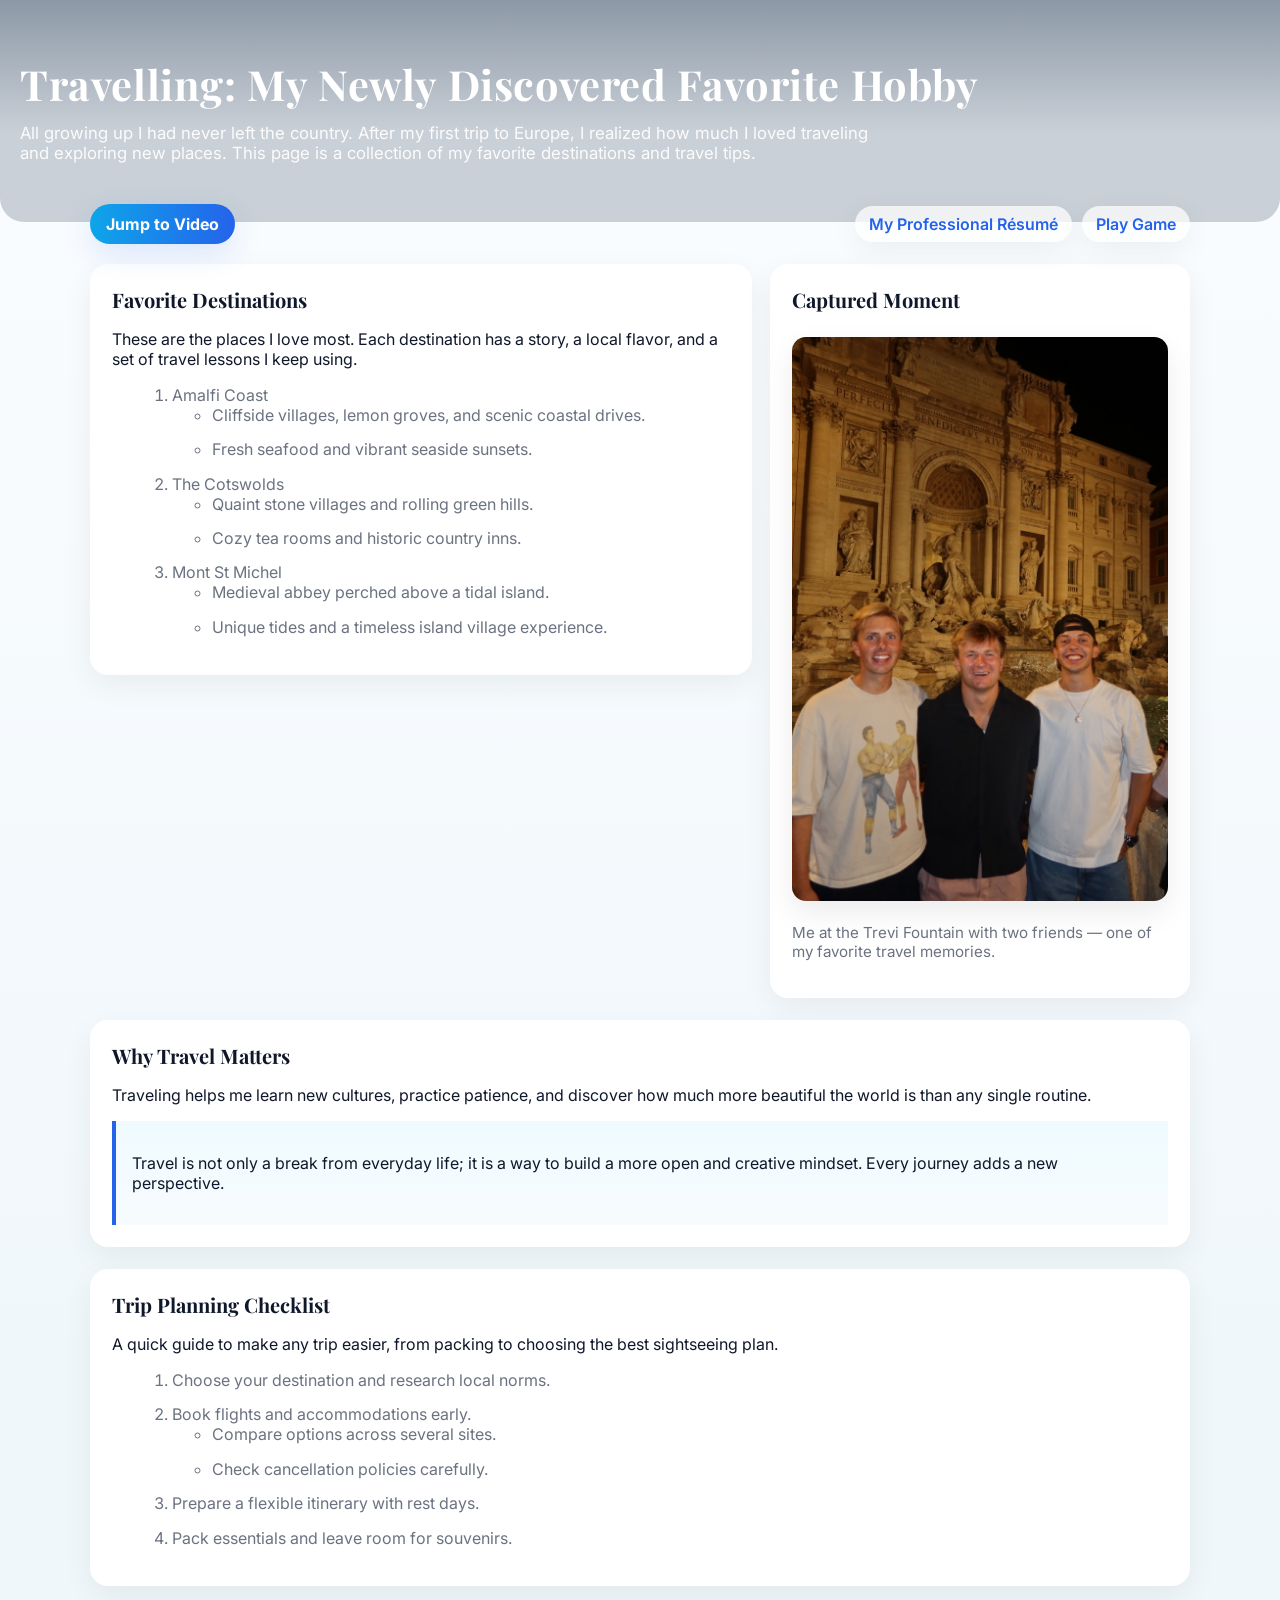
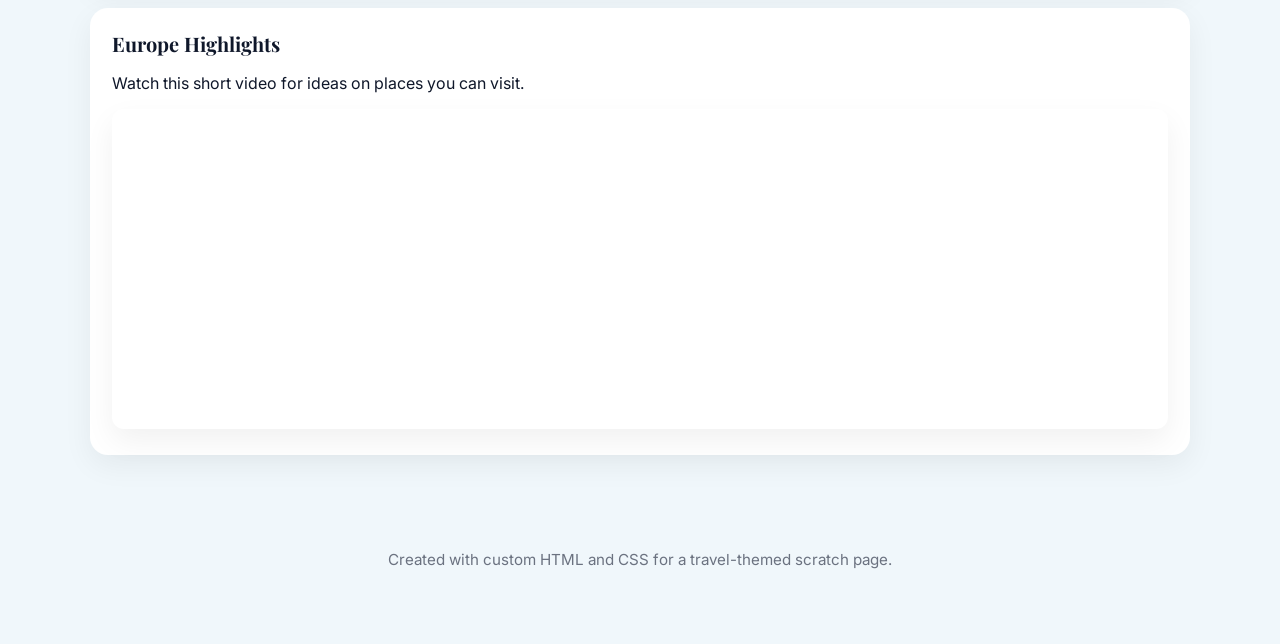
<file: index.html>
<!DOCTYPE html>
<html lang="en">
  <head>
    <meta charset="UTF-8" />
    <meta name="viewport" content="width=device-width, initial-scale=1.0" />
    <title>Travel Stories and Plans</title>
    <link rel="preconnect" href="https://fonts.googleapis.com">
    <link rel="preconnect" href="https://fonts.gstatic.com" crossorigin>
    <link href="https://fonts.googleapis.com/css2?family=Inter:wght@300;400;600;700&family=Playfair+Display:wght@600;700&display=swap" rel="stylesheet">
    <link rel="stylesheet" href="travel.css" />
  </head>
  <body>
    <header class="page-header">
      <h1>Travelling: My Newly Discovered Favorite Hobby</h1>
      <p>
        All growing up I had never left the country. After my first trip to Europe, I realized how much I loved traveling and exploring new places. This page is a collection of my favorite destinations and travel tips.
      </p>
    </header>

    <nav class="top-nav">
      <div class="nav-left">
        <a class="button-link" href="#video">Jump to Video</a>
      </div>
      <div class="nav-right">
        <a class="nav-link" href="resume.html">My Professional Résumé</a>
        <a class="nav-link" href="game.html">Play Game</a>
      </div>
    </nav>

    <main class="container">
      <div class="section-row">
        <section class="section-card" id="favorite-destinations">
          <h2>Favorite Destinations</h2>
          <p>
            These are the places I love most. Each destination has a story, a local
            flavor, and a set of travel lessons I keep using.
          </p>
          <ol class="travel-list">
            <li>
              Amalfi Coast
              <ul>
                <li>Cliffside villages, lemon groves, and scenic coastal drives.</li>
                <li>Fresh seafood and vibrant seaside sunsets.</li>
              </ul>
            </li>
            <li>
              The Cotswolds
              <ul>
                <li>Quaint stone villages and rolling green hills.</li>
                <li>Cozy tea rooms and historic country inns.</li>
              </ul>
            </li>
            <li>
              Mont St Michel
              <ul>
                <li>Medieval abbey perched above a tidal island.</li>
                <li>Unique tides and a timeless island village experience.</li>
              </ul>
            </li>
          </ol>
        </section>
          <aside class="section-card">
            <h2>Captured Moment</h2>
            <img
              class="travel-image"
              src="Trevi.JPG"
              alt="Me at the Trevi Fountain with two friends"
            />
            <p style="color:var(--muted); font-size:0.95rem; margin-top:8px;">Me at the Trevi Fountain with two friends — one of my favorite travel memories.</p>
          </aside>
        </div>

        <section class="section-card">
        <h2>Why Travel Matters</h2>
        <p>
          Traveling helps me learn new cultures, practice patience, and discover
          how much more beautiful the world is than any single routine.
        </p>
        <div class="highlight-box">
          <p>
            Travel is not only a break from everyday life; it is a way to build a
            more open and creative mindset. Every journey adds a new perspective.
          </p>
        </div>
      </section>

      <section class="section-card">
        <h2>Trip Planning Checklist</h2>
        <p>
          A quick guide to make any trip easier, from packing to choosing the best
          sightseeing plan.
        </p>
        <div class="travel-list">
          <ol>
            <li>Choose your destination and research local norms.</li>
            <li>
              Book flights and accommodations early.
              <ul>
                <li>Compare options across several sites.</li>
                <li>Check cancellation policies carefully.</li>
              </ul>
            </li>
            <li>Prepare a flexible itinerary with rest days.</li>
            <li>Pack essentials and leave room for souvenirs.</li>
          </ol>
        </div>
      </section>

      <section class="section-card" id="video">
        <h2>Europe Highlights</h2>
        <p>
          Watch this short video for ideas on places you can visit.
        </p>
        <iframe
          class="video-frame"
          src="https://www.youtube.com/embed/O4PmcP9ecE4"
          title="Travel Inspiration Video"
          allow="accelerometer; autoplay; clipboard-write; encrypted-media; gyroscope; picture-in-picture"
          allowfullscreen
          loading="lazy"
        ></iframe>
      </section>

    </main>

    <footer>
      <p>Created with custom HTML and CSS for a travel-themed scratch page.</p>
    </footer>
  </body>
</html>
</file>
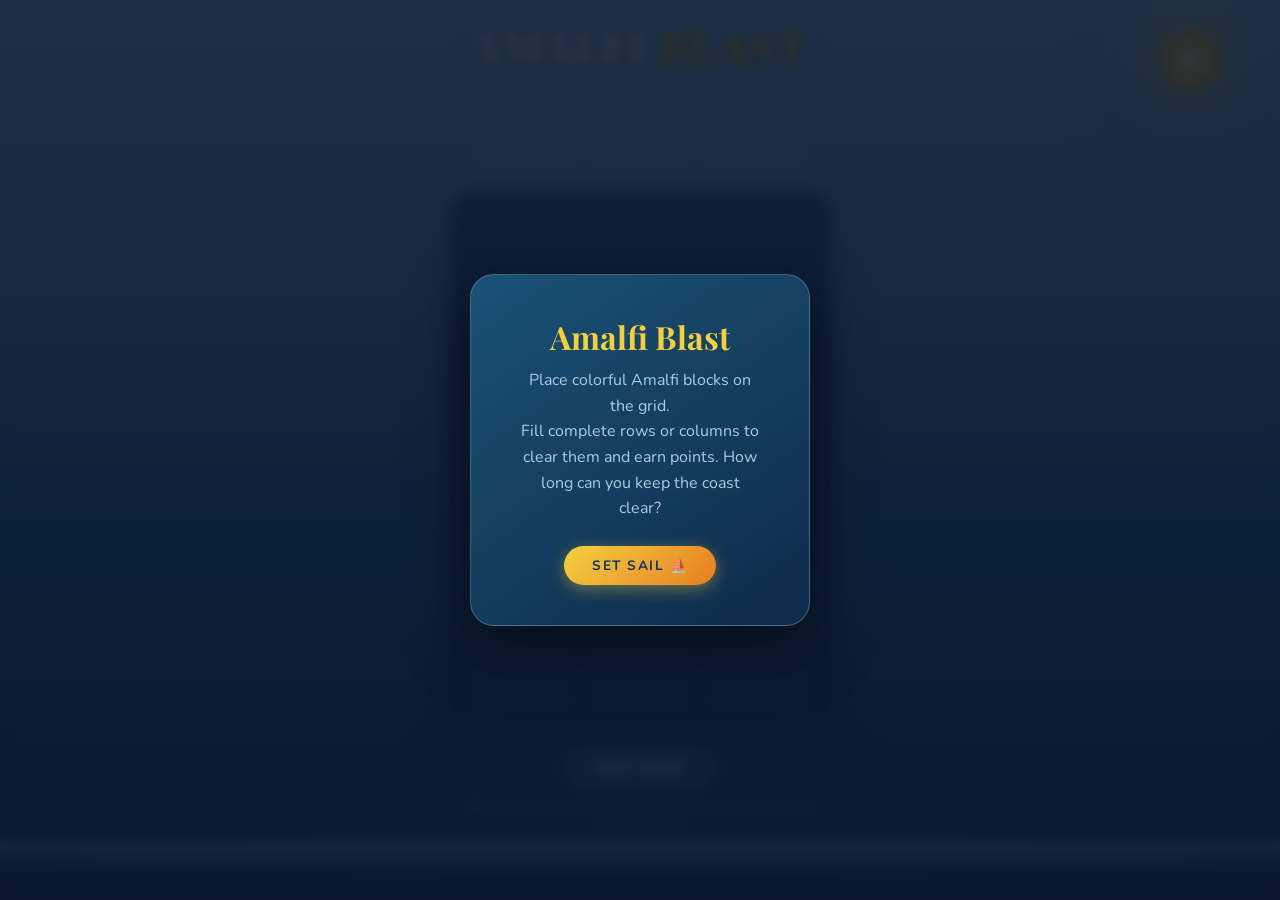
<file: game.html>
<!DOCTYPE html>
<html lang="en">
<head>
<meta charset="UTF-8">
<meta name="viewport" content="width=device-width, initial-scale=1.0">
<title>Amalfi Blast</title>
<link href="https://fonts.googleapis.com/css2?family=Playfair+Display:wght@700;900&family=Nunito:wght@400;600;700&display=swap" rel="stylesheet">
<style>
  *, *::before, *::after { box-sizing: border-box; margin: 0; padding: 0; }

  :root {
    --cerulean: #1A5276;
    --deep-sea: #0E3460;
    --lemon: #F4D03F;
    --terracotta: #C0392B;
    --seafoam: #A9CCE3;
    --coral: #E8614A;
    --sage: #52796F;
    --white: #FDFEFE;
    --sand: #F5ECD7;
    --sky: #D6EAF8;
  }

  body {
    font-family: 'Nunito', sans-serif;
    background: linear-gradient(180deg, #87CEEB 0%, #5BA3C9 35%, #1A5276 70%, #0E2A4A 100%);
    min-height: 100vh;
    display: flex;
    flex-direction: column;
    align-items: center;
    justify-content: flex-start;
    overflow-x: hidden;
    position: relative;
    padding-bottom: 20px;
  }

  /* Sky & Scene */
  .scene-bg {
    position: fixed; top: 0; left: 0; width: 100%; height: 100%;
    pointer-events: none; z-index: 0;
    background: linear-gradient(180deg, #87CEEB 0%, #5BA3C9 30%, #1A6B9A 60%, #0E3460 100%);
  }

  .sun {
    position: fixed; top: 30px; right: 60px;
    width: 60px; height: 60px;
    background: radial-gradient(circle, #FFF9C4, #F4D03F 50%, #E67E22);
    border-radius: 50%;
    box-shadow: 0 0 40px 15px rgba(244,208,63,0.5), 0 0 80px 30px rgba(244,208,63,0.2);
    pointer-events: none; z-index: 1;
  }

  /* Cliffside buildings silhouette */
  .cliffside {
    position: fixed; bottom: 0; left: 0; width: 100%; height: 120px;
    pointer-events: none; z-index: 1;
    background: linear-gradient(0deg, #2C1810 0%, #3D2B1F 60%, transparent 100%);
  }
  .cliffside::before {
    content: '';
    position: absolute; bottom: 0; left: 0; width: 100%; height: 90px;
    background:
      /* Houses silhouettes */
      linear-gradient(0deg, #C0392B 0%, #C0392B 40%, transparent 40%) 2% / 30px 45px no-repeat,
      linear-gradient(0deg, #F4D03F 0%, #F4D03F 50%, transparent 50%) 6% / 25px 55px no-repeat,
      linear-gradient(0deg, #2980B9 0%, #2980B9 45%, transparent 45%) 10% / 28px 50px no-repeat,
      linear-gradient(0deg, #E8614A 0%, #E8614A 40%, transparent 40%) 14% / 22px 42px no-repeat,
      linear-gradient(0deg, #52796F 0%, #52796F 55%, transparent 55%) 18% / 32px 60px no-repeat,
      linear-gradient(0deg, #C0392B 0%, #C0392B 48%, transparent 48%) 22% / 26px 52px no-repeat,
      linear-gradient(0deg, #F4D03F 0%, #F4D03F 35%, transparent 35%) 70% / 28px 38px no-repeat,
      linear-gradient(0deg, #2980B9 0%, #2980B9 50%, transparent 50%) 74% / 30px 55px no-repeat,
      linear-gradient(0deg, #E8614A 0%, #E8614A 42%, transparent 42%) 78% / 24px 45px no-repeat,
      linear-gradient(0deg, #52796F 0%, #52796F 58%, transparent 58%) 82% / 35px 62px no-repeat,
      linear-gradient(0deg, #C0392B 0%, #C0392B 44%, transparent 44%) 87% / 27px 48px no-repeat,
      linear-gradient(0deg, #F4D03F 0%, #F4D03F 38%, transparent 38%) 91% / 22px 40px no-repeat;
  }

  /* Water */
  .water {
    position: fixed; bottom: 0; left: 0; width: 100%; height: 60px;
    background: linear-gradient(180deg, #1A5276 0%, #0E2A4A 100%);
    pointer-events: none; z-index: 2;
    overflow: hidden;
  }
  .wave {
    position: absolute; top: -10px; left: -100%;
    width: 300%; height: 30px;
    background: radial-gradient(ellipse at center, rgba(169,204,227,0.4) 0%, transparent 70%);
    border-radius: 50%;
    animation: wave 4s linear infinite;
  }
  .wave:nth-child(2) { animation-delay: -2s; opacity: 0.6; }
  .wave:nth-child(3) { animation-delay: -1s; top: 5px; opacity: 0.4; }
  @keyframes wave { from { transform: translateX(0); } to { transform: translateX(33.33%); } }

  /* Main layout */
  .header {
    position: relative; z-index: 10;
    text-align: center;
    padding: 18px 20px 10px;
  }
  .header h1 {
    font-family: 'Playfair Display', serif;
    font-size: 2.6rem;
    font-weight: 900;
    color: var(--white);
    text-shadow: 0 2px 12px rgba(0,0,0,0.4), 0 0 30px rgba(244,208,63,0.3);
    letter-spacing: 2px;
  }
  .header h1 span { color: var(--lemon); }
  .header .subtitle {
    font-size: 0.8rem;
    color: var(--seafoam);
    letter-spacing: 3px;
    text-transform: uppercase;
    margin-top: 2px;
  }

  .score-row {
    display: flex; gap: 12px; justify-content: center;
    padding: 8px 20px;
    position: relative; z-index: 10;
  }
  .score-box {
    background: rgba(255,255,255,0.12);
    backdrop-filter: blur(8px);
    border: 1px solid rgba(255,255,255,0.2);
    border-radius: 12px;
    padding: 8px 20px;
    text-align: center;
    color: white;
    min-width: 100px;
  }
  .score-box .label { font-size: 0.65rem; letter-spacing: 2px; text-transform: uppercase; color: var(--seafoam); }
  .score-box .value { font-size: 1.4rem; font-weight: 700; color: var(--lemon); font-family: 'Playfair Display', serif; }

  /* Game area */
  .game-area {
    position: relative; z-index: 10;
    display: flex; flex-direction: column; align-items: center;
    gap: 16px;
    padding: 10px 16px;
    width: 100%; max-width: 420px;
  }

  /* Grid */
  .grid-wrapper {
    background: rgba(14,52,96,0.7);
    backdrop-filter: blur(10px);
    border: 2px solid rgba(169,204,227,0.3);
    border-radius: 16px;
    padding: 10px;
    box-shadow: 0 8px 32px rgba(0,0,0,0.4), inset 0 1px 0 rgba(255,255,255,0.1);
    position: relative;
  }

  #grid {
    display: grid;
    grid-template-columns: repeat(8, 42px);
    grid-template-rows: repeat(8, 42px);
    gap: 3px;
  }

  .cell {
    width: 42px; height: 42px;
    border-radius: 6px;
    background: rgba(255,255,255,0.06);
    border: 1px solid rgba(169,204,227,0.12);
    transition: transform 0.1s, box-shadow 0.1s;
    position: relative;
    overflow: hidden;
  }
  .cell.filled {
    border: none;
    box-shadow: inset 0 2px 0 rgba(255,255,255,0.25), inset 0 -2px 0 rgba(0,0,0,0.2);
  }
  /* Tile detail – a tiny window on each block */
  .cell.filled::after {
    content: '';
    position: absolute;
    top: 5px; left: 6px;
    width: 8px; height: 8px;
    background: rgba(255,255,255,0.3);
    border-radius: 2px;
    box-shadow: 10px 0 0 rgba(255,255,255,0.2);
  }
  .cell.highlight { background: rgba(244,208,63,0.25) !important; border: 1px solid rgba(244,208,63,0.5) !important; }
  .cell.clear-flash { animation: clearFlash 0.35s ease-out forwards; }
  @keyframes clearFlash {
    0% { transform: scale(1); opacity: 1; }
    50% { transform: scale(1.15); opacity: 0.8; box-shadow: 0 0 20px var(--lemon); }
    100% { transform: scale(0); opacity: 0; }
  }

  /* Block colors */
  .c0 { background: linear-gradient(135deg, #2471A3, #1A5276); } /* cobalt */
  .c1 { background: linear-gradient(135deg, #C0392B, #96281B); } /* terracotta */
  .c2 { background: linear-gradient(135deg, #F4D03F, #D4AC0D); } /* lemon */
  .c3 { background: linear-gradient(135deg, #52796F, #354F52); } /* sage */
  .c4 { background: linear-gradient(135deg, #E8614A, #C0392B); } /* coral */
  .c5 { background: linear-gradient(135deg, #8E44AD, #6C3483); } /* lavender/bougainvillea */

  /* Piece tray */
  .piece-tray {
    display: flex;
    gap: 12px;
    justify-content: center;
    background: rgba(14,52,96,0.7);
    backdrop-filter: blur(10px);
    border: 2px solid rgba(169,204,227,0.3);
    border-radius: 16px;
    padding: 14px 20px;
    width: 100%;
    box-shadow: 0 8px 32px rgba(0,0,0,0.4);
  }
  .piece-slot {
    width: 110px; height: 110px;
    display: flex; align-items: center; justify-content: center;
    border-radius: 10px;
    background: rgba(255,255,255,0.04);
    border: 1px solid rgba(169,204,227,0.15);
    cursor: pointer;
    transition: background 0.2s, transform 0.15s;
    position: relative;
    flex-direction: column;
  }
  .piece-slot.selected {
    background: rgba(244,208,63,0.12);
    border-color: rgba(244,208,63,0.5);
    transform: scale(1.05);
    box-shadow: 0 0 16px rgba(244,208,63,0.2);
  }
  .piece-slot.used { opacity: 0.3; pointer-events: none; }

  .piece-grid {
    display: grid;
    gap: 2px;
  }
  .piece-cell {
    width: 18px; height: 18px;
    border-radius: 3px;
    border: none;
    box-shadow: inset 0 1px 0 rgba(255,255,255,0.25), inset 0 -1px 0 rgba(0,0,0,0.2);
  }
  .piece-cell.empty { background: transparent; box-shadow: none; }

  /* Buttons */
  .btn {
    font-family: 'Nunito', sans-serif;
    font-weight: 700;
    font-size: 0.85rem;
    letter-spacing: 1.5px;
    text-transform: uppercase;
    padding: 10px 28px;
    border: none;
    border-radius: 30px;
    cursor: pointer;
    transition: transform 0.15s, box-shadow 0.15s;
  }
  .btn:hover { transform: translateY(-2px); }
  .btn-primary {
    background: linear-gradient(135deg, var(--lemon), #E67E22);
    color: var(--deep-sea);
    box-shadow: 0 4px 16px rgba(244,208,63,0.4);
  }
  .btn-secondary {
    background: rgba(255,255,255,0.15);
    color: white;
    border: 1px solid rgba(255,255,255,0.3);
  }

  .controls { display: flex; gap: 10px; }

  /* Overlay */
  .overlay {
    position: fixed; inset: 0;
    background: rgba(10,20,40,0.85);
    backdrop-filter: blur(6px);
    z-index: 100;
    display: flex; align-items: center; justify-content: center;
  }
  .overlay.hidden { display: none; }
  .overlay-card {
    background: linear-gradient(145deg, #1A5276, #0E2A4A);
    border: 1px solid rgba(169,204,227,0.3);
    border-radius: 24px;
    padding: 40px 50px;
    text-align: center;
    max-width: 340px;
    box-shadow: 0 20px 60px rgba(0,0,0,0.5);
  }
  .overlay-card h2 {
    font-family: 'Playfair Display', serif;
    font-size: 2rem;
    color: var(--lemon);
    margin-bottom: 10px;
  }
  .overlay-card p { color: var(--seafoam); margin-bottom: 24px; line-height: 1.6; }
  .overlay-card .final-score { font-size: 3rem; color: white; font-family: 'Playfair Display', serif; font-weight: 900; }
  .overlay-card .score-label { font-size: 0.75rem; letter-spacing: 2px; color: var(--seafoam); text-transform: uppercase; margin-bottom: 20px; }

  .instructions {
    font-size: 0.75rem;
    color: rgba(169,204,227,0.7);
    text-align: center;
    padding: 0 10px 4px;
    line-height: 1.5;
    position: relative; z-index: 10;
    max-width: 380px;
  }

  @media (max-width: 400px) {
    #grid { grid-template-columns: repeat(8, 36px); grid-template-rows: repeat(8, 36px); }
    .cell { width: 36px; height: 36px; }
    .piece-slot { width: 90px; height: 90px; }
    .header h1 { font-size: 2rem; }
    .score-box { min-width: 80px; padding: 6px 12px; }
  }
</style>
</head>
<body>

<div class="scene-bg"></div>
<div class="sun"></div>

<header class="header">
  <h1>AMALFI <span>BLAST</span></h1>
  <div class="subtitle">Riviera Block Puzzle</div>
</header>

<div class="score-row">
  <div class="score-box">
    <div class="label">Score</div>
    <div class="value" id="score">0</div>
  </div>
  <div class="score-box">
    <div class="label">Best</div>
    <div class="value" id="best">0</div>
  </div>
  <div class="score-box">
    <div class="label">Lines</div>
    <div class="value" id="lines">0</div>
  </div>
</div>

<div class="game-area">
  <div class="grid-wrapper">
    <div id="grid"></div>
  </div>

  <div class="piece-tray" id="pieceTray">
    <div class="piece-slot" id="slot0" onclick="selectPiece(0)"></div>
    <div class="piece-slot" id="slot1" onclick="selectPiece(1)"></div>
    <div class="piece-slot" id="slot2" onclick="selectPiece(2)"></div>
  </div>

  <div class="controls">
    <button class="btn btn-secondary" onclick="resetGame()">New Game</button>
  </div>
</div>

<p class="instructions">Select a block shape · Click a grid square to place it · Clear rows & columns for points</p>

<div class="water">
  <div class="wave"></div>
  <div class="wave"></div>
  <div class="wave"></div>
</div>

<!-- Overlays -->
<div class="overlay hidden" id="startOverlay">
  <div class="overlay-card">
    <h2>Amalfi Blast</h2>
    <p>Place colorful Amalfi blocks on the grid.<br>Fill complete rows or columns to clear them and earn points. How long can you keep the coast clear?</p>
    <button class="btn btn-primary" onclick="startGame()">Set Sail ⛵</button>
  </div>
</div>

<div class="overlay hidden" id="gameOverOverlay">
  <div class="overlay-card">
    <h2>Buona Partita!</h2>
    <div class="final-score" id="finalScore">0</div>
    <div class="score-label">Final Score</div>
    <p>The tide has swept the coast.<br>Come back for another round!</p>
    <button class="btn btn-primary" onclick="resetGame()">Play Again</button>
  </div>
</div>

<script>
const GRID_SIZE = 8;
const COLORS = ['c0','c1','c2','c3','c4','c5'];

// --- Piece definitions [shape arrays of [row,col] offsets] ---
const PIECES = [
  { cells: [[0,0],[0,1],[0,2]], name: '1x3 H' },
  { cells: [[0,0],[1,0],[2,0]], name: '1x3 V' },
  { cells: [[0,0],[0,1],[1,0],[1,1]], name: '2x2' },
  { cells: [[0,0],[0,1],[0,2],[0,3]], name: '1x4 H' },
  { cells: [[0,0],[1,0],[2,0],[3,0]], name: '1x4 V' },
  { cells: [[0,0],[0,1],[1,1],[1,2]], name: 'S' },
  { cells: [[0,1],[1,0],[1,1]], name: 'L small' },
  { cells: [[0,0],[1,0],[1,1]], name: 'J small' },
  { cells: [[0,0],[0,1],[0,2],[1,0]], name: 'L corner' },
  { cells: [[0,0],[0,1],[0,2],[1,2]], name: 'J corner' },
  { cells: [[0,0],[0,1],[1,0],[2,0]], name: 'tall L' },
  { cells: [[0,0]], name: '1x1' },
  { cells: [[0,0],[0,1]], name: '1x2 H' },
  { cells: [[0,0],[1,0]], name: '1x2 V' },
  { cells: [[0,0],[0,1],[0,2],[1,1]], name: 'T' },
  { cells: [[0,1],[1,0],[1,1],[2,1]], name: 'T V' },
  { cells: [[0,0],[1,0],[1,1],[2,1]], name: 'Z' },
  { cells: [[0,0],[0,1],[0,2],[1,0],[1,1],[1,2]], name: '2x3' },
  { cells: [[0,0],[0,1],[0,2],[1,0],[2,0]], name: 'big L' },
];

let grid = [];
let score = 0;
let best = parseInt(localStorage.getItem('amalfi_best') || '0');
let lines = 0;
let currentPieces = [null, null, null];
let selectedPiece = -1;
let hoverCell = null;

function initGrid() {
  grid = Array.from({ length: GRID_SIZE }, () => Array(GRID_SIZE).fill(null));
}

function randomPiece() {
  const p = PIECES[Math.floor(Math.random() * PIECES.length)];
  const color = COLORS[Math.floor(Math.random() * COLORS.length)];
  return { ...p, color };
}

function refillPieces() {
  currentPieces = [randomPiece(), randomPiece(), randomPiece()];
  selectedPiece = -1;
  renderPieceTray();
}

// ---- Render ----
function renderGrid() {
  const gridEl = document.getElementById('grid');
  gridEl.innerHTML = '';
  for (let r = 0; r < GRID_SIZE; r++) {
    for (let c = 0; c < GRID_SIZE; c++) {
      const cell = document.createElement('div');
      cell.className = 'cell';
      cell.dataset.r = r;
      cell.dataset.c = c;
      if (grid[r][c]) {
        cell.classList.add('filled', grid[r][c]);
      }
      cell.addEventListener('mouseenter', () => onCellHover(r, c));
      cell.addEventListener('mouseleave', clearHighlight);
      cell.addEventListener('click', () => onCellClick(r, c));
      // Touch
      cell.addEventListener('touchstart', (e) => { e.preventDefault(); onCellHover(r,c); }, {passive:false});
      cell.addEventListener('touchend', (e) => { e.preventDefault(); onCellClick(r,c); }, {passive:false});
      gridEl.appendChild(cell);
    }
  }
}

function getCell(r, c) {
  return document.querySelector(`#grid .cell[data-r="${r}"][data-c="${c}"]`);
}

function onCellHover(r, c) {
  hoverCell = { r, c };
  clearHighlight();
  if (selectedPiece < 0 || !currentPieces[selectedPiece]) return;
  const piece = currentPieces[selectedPiece];
  const canPlace = canPlacePiece(piece, r, c);
  piece.cells.forEach(([dr, dc]) => {
    const cr = r + dr, cc = c + dc;
    if (cr >= 0 && cr < GRID_SIZE && cc >= 0 && cc < GRID_SIZE) {
      const el = getCell(cr, cc);
      if (el) el.classList.add(canPlace ? 'highlight' : 'highlight');
    }
  });
}

function clearHighlight() {
  document.querySelectorAll('#grid .cell.highlight').forEach(el => el.classList.remove('highlight'));
}

function canPlacePiece(piece, r, c) {
  return piece.cells.every(([dr, dc]) => {
    const nr = r + dr, nc = c + dc;
    return nr >= 0 && nr < GRID_SIZE && nc >= 0 && nc < GRID_SIZE && !grid[nr][nc];
  });
}

function onCellClick(r, c) {
  if (selectedPiece < 0 || !currentPieces[selectedPiece]) return;
  const piece = currentPieces[selectedPiece];
  if (!canPlacePiece(piece, r, c)) return;
  // Place piece
  piece.cells.forEach(([dr, dc]) => { grid[r+dr][c+dc] = piece.color; });
  currentPieces[selectedPiece] = null;
  selectedPiece = -1;
  renderGrid();
  checkAndClear();
  renderPieceTray();
  if (currentPieces.every(p => p === null)) refillPieces();
  checkGameOver();
}

function checkAndClear() {
  const rowsToClear = [];
  const colsToClear = [];
  for (let r = 0; r < GRID_SIZE; r++) {
    if (grid[r].every(c => c !== null)) rowsToClear.push(r);
  }
  for (let c = 0; c < GRID_SIZE; c++) {
    if (grid.every(row => row[c] !== null)) colsToClear.push(c);
  }
  const total = rowsToClear.length + colsToClear.length;
  if (total === 0) return;

  // Flash
  const cells = [];
  rowsToClear.forEach(r => { for (let c=0;c<GRID_SIZE;c++) cells.push([r,c]); });
  colsToClear.forEach(c => { for (let r=0;r<GRID_SIZE;r++) cells.push([r,c]); });
  const unique = [...new Map(cells.map(([r,c]) => [`${r},${c}`, [r,c]])).values()];
  unique.forEach(([r,c]) => {
    const el = getCell(r,c);
    if (el) el.classList.add('clear-flash');
  });

  setTimeout(() => {
    rowsToClear.forEach(r => { for (let c=0;c<GRID_SIZE;c++) grid[r][c] = null; });
    colsToClear.forEach(c => { for (let r=0;r<GRID_SIZE;r++) grid[r][c] = null; });
    const pts = total === 1 ? 100 : total === 2 ? 250 : total === 3 ? 450 : total * 200;
    score += pts + unique.length * 5;
    lines += total;
    if (score > best) { best = score; localStorage.setItem('amalfi_best', best); }
    updateScoreboard();
    renderGrid();
  }, 360);
}

function updateScoreboard() {
  document.getElementById('score').textContent = score;
  document.getElementById('best').textContent = best;
  document.getElementById('lines').textContent = lines;
}

function renderPieceTray() {
  for (let i = 0; i < 3; i++) {
    const slot = document.getElementById(`slot${i}`);
    slot.innerHTML = '';
    slot.className = 'piece-slot';
    if (!currentPieces[i]) { slot.classList.add('used'); continue; }
    if (selectedPiece === i) slot.classList.add('selected');
    const p = currentPieces[i];
    const rows = Math.max(...p.cells.map(([r])=>r)) + 1;
    const cols = Math.max(...p.cells.map(([,c])=>c)) + 1;
    const pg = document.createElement('div');
    pg.className = 'piece-grid';
    pg.style.gridTemplateColumns = `repeat(${cols}, 18px)`;
    pg.style.gridTemplateRows = `repeat(${rows}, 18px)`;
    const filled = new Set(p.cells.map(([r,c])=>`${r},${c}`));
    for (let r = 0; r < rows; r++) {
      for (let c = 0; c < cols; c++) {
        const pc = document.createElement('div');
        pc.className = 'piece-cell ' + (filled.has(`${r},${c}`) ? p.color : 'empty');
        pg.appendChild(pc);
      }
    }
    slot.appendChild(pg);
  }
}

function selectPiece(i) {
  if (!currentPieces[i]) return;
  selectedPiece = (selectedPiece === i) ? -1 : i;
  renderPieceTray();
  clearHighlight();
  if (hoverCell && selectedPiece >= 0) onCellHover(hoverCell.r, hoverCell.c);
}

function checkGameOver() {
  const remaining = currentPieces.filter(Boolean);
  if (remaining.length === 0) return;
  // Check if any piece can fit anywhere
  for (const piece of remaining) {
    for (let r = 0; r < GRID_SIZE; r++) {
      for (let c = 0; c < GRID_SIZE; c++) {
        if (canPlacePiece(piece, r, c)) return; // still moves left
      }
    }
  }
  // Game over
  setTimeout(() => {
    document.getElementById('finalScore').textContent = score;
    document.getElementById('gameOverOverlay').classList.remove('hidden');
  }, 400);
}

function startGame() {
  document.getElementById('startOverlay').classList.add('hidden');
  initGrid();
  score = 0; lines = 0;
  updateScoreboard();
  refillPieces();
  renderGrid();
}

function resetGame() {
  document.getElementById('gameOverOverlay').classList.add('hidden');
  startGame();
}

// Init best display
document.getElementById('best').textContent = best;
document.getElementById('startOverlay').classList.remove('hidden');
</script>
</body>
</html>
</file>
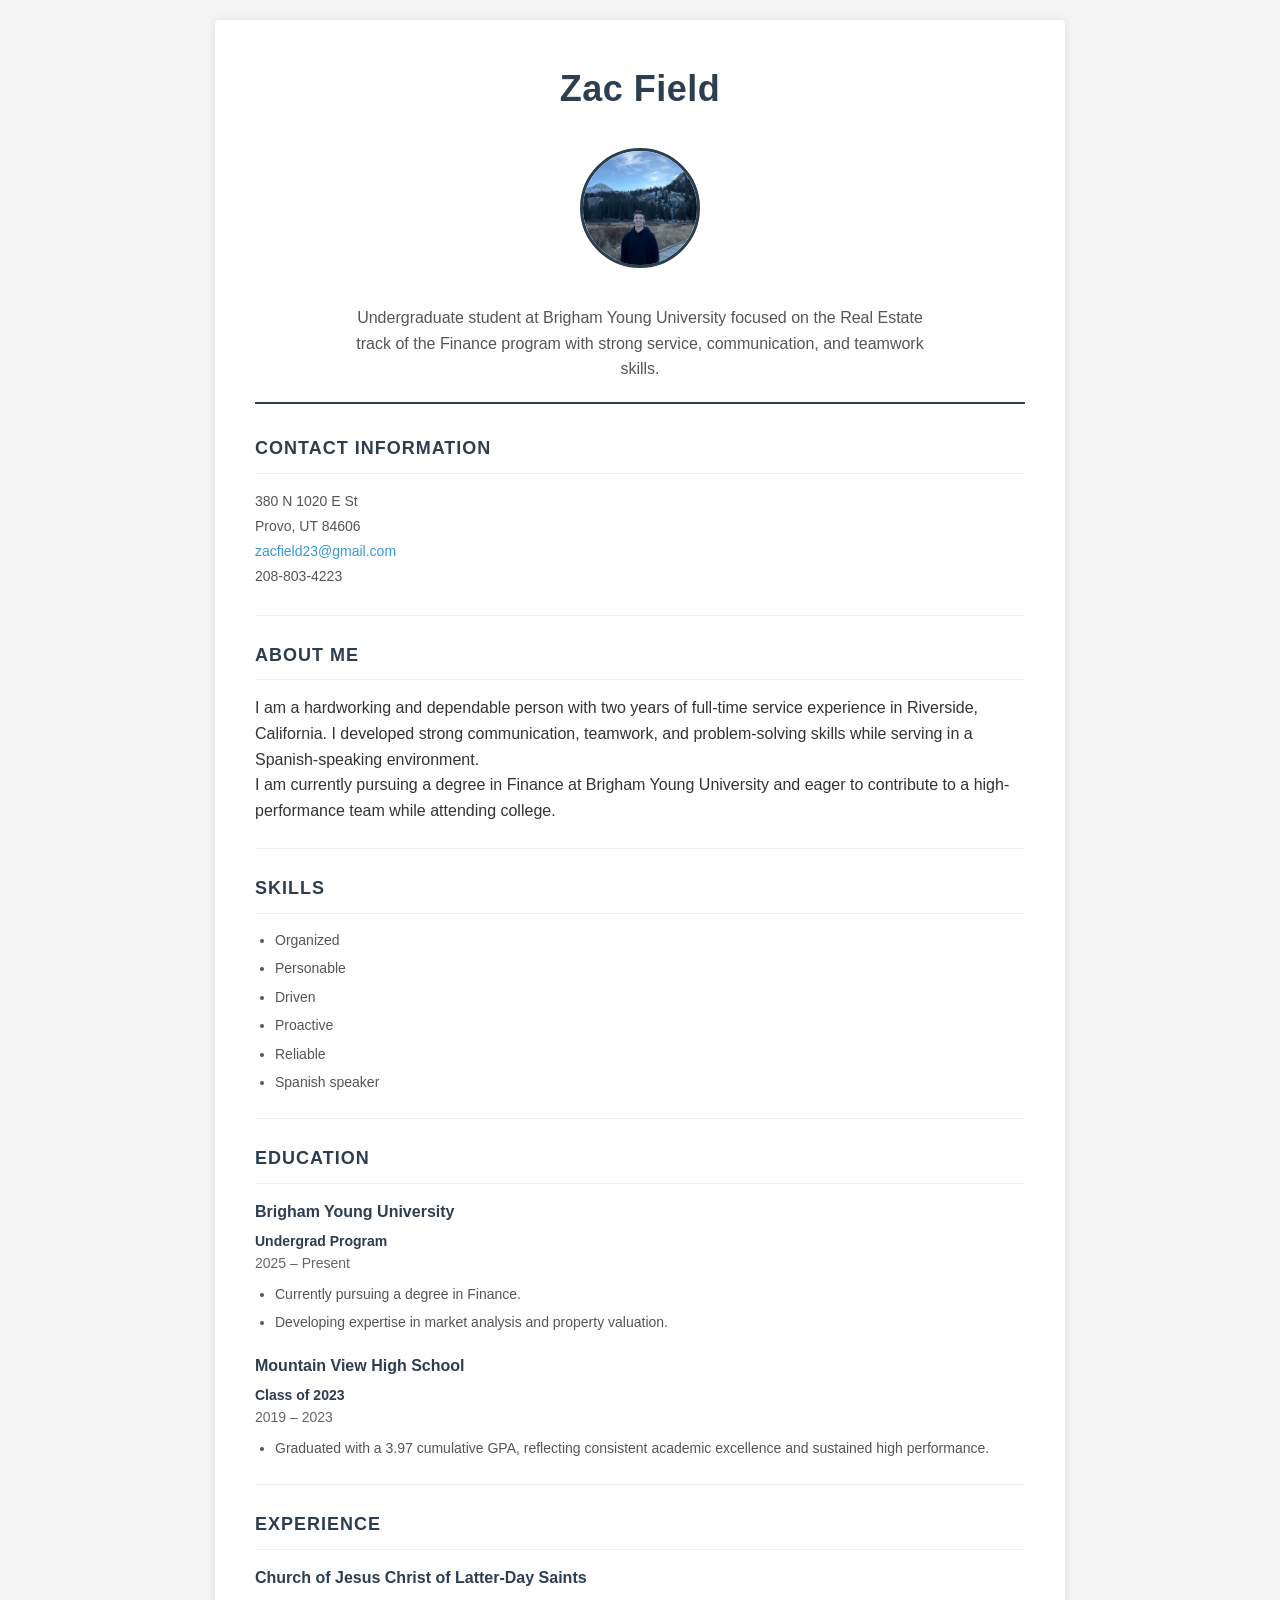
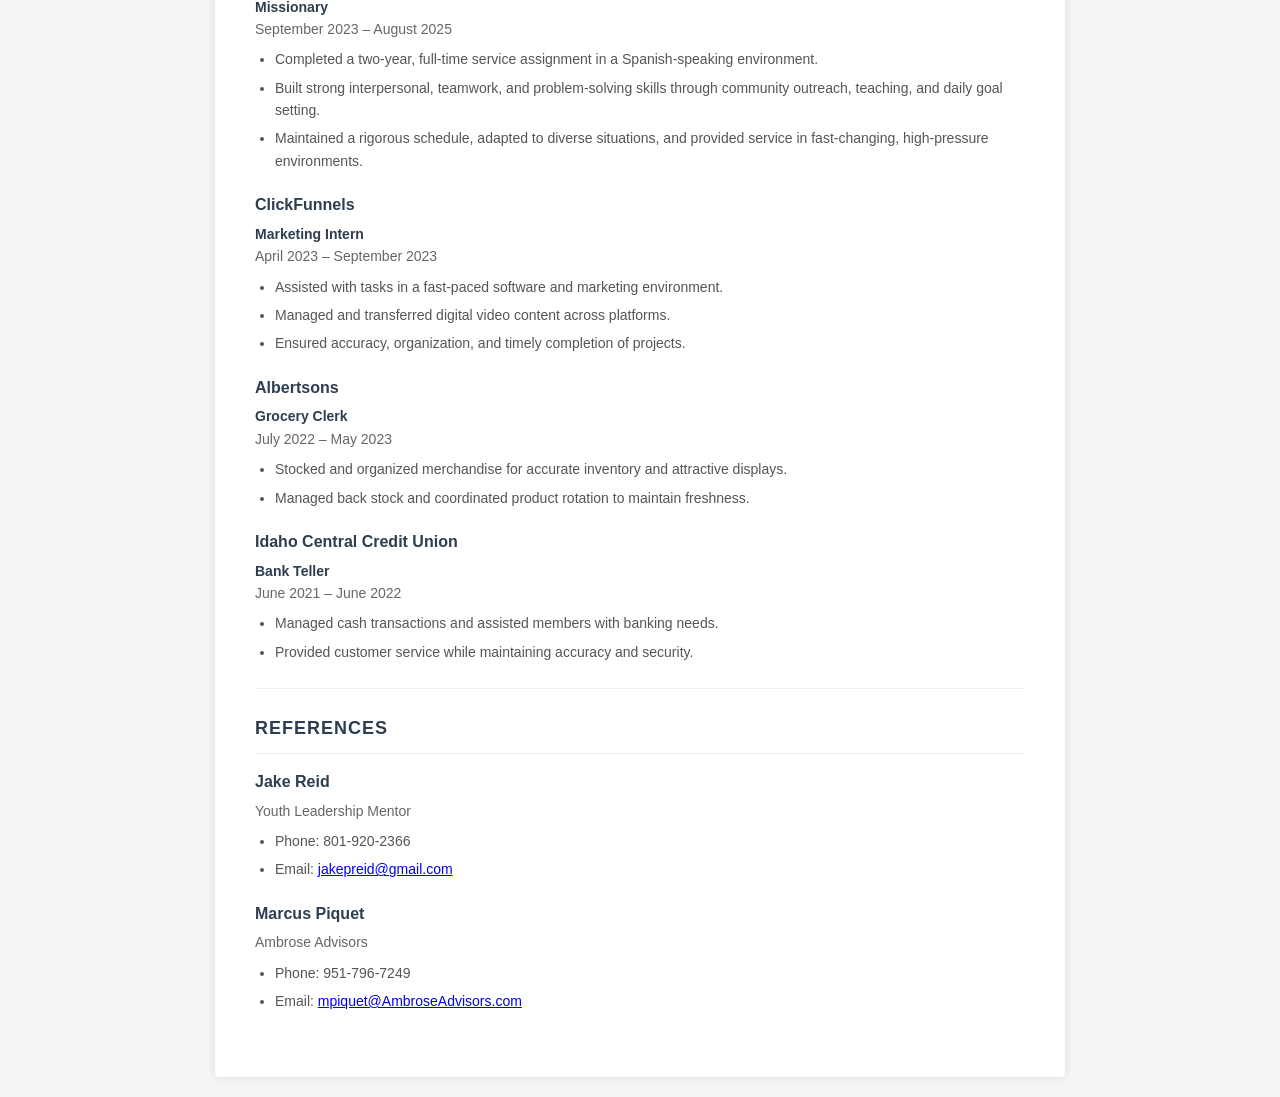
<file: resume.html>
<!DOCTYPE html>
<html lang="en">
  <head>
    <meta charset="UTF-8" />
    <meta name="viewport" content="width=device-width, initial-scale=1.0" />
    <title>Zac Field Resume</title>
    <style>
      * {
        margin: 0;
        padding: 0;
        box-sizing: border-box;
      }

      body {
        font-family: 'Segoe UI', Tahoma, Geneva, Verdana, sans-serif;
        color: #333;
        line-height: 1.6;
        background-color: #f5f5f5;
        padding: 20px;
      }

      main {
        max-width: 850px;
        margin: 0 auto;
        background-color: white;
        padding: 40px;
        box-shadow: 0 0 10px rgba(0, 0, 0, 0.1);
        border-radius: 4px;
      }

      header {
        text-align: center;
        margin-bottom: 30px;
        padding-bottom: 20px;
        border-bottom: 2px solid #2c3e50;
      }

      .page-link {
        margin: 16px auto 0;
      }

      .page-link a {
        display: inline-block;
        color: white;
        background-color: #2c3e50;
        padding: 10px 18px;
        text-decoration: none;
        border-radius: 999px;
        font-size: 14px;
        transition: background-color 0.2s ease;
        margin-right: 10px;
      }

      .page-link a:hover {
        background-color: #1b283d;
      }

      h1 {
        font-size: 36px;
        font-weight: 600;
        color: #2c3e50;
        margin-bottom: 15px;
        letter-spacing: 0.5px;
      }

      header img {
        width: 120px;
        height: 120px;
        border-radius: 50%;
        margin: 15px 0;
        border: 3px solid #2c3e50;
        object-fit: cover;
      }

      header > p {
        font-size: 16px;
        color: #555;
        max-width: 600px;
        margin: 15px auto 0;
      }

      h2 {
        font-size: 18px;
        font-weight: 700;
        color: #2c3e50;
        margin-top: 25px;
        margin-bottom: 15px;
        text-transform: uppercase;
        letter-spacing: 1px;
        border-bottom: 1px solid #ecf0f1;
        padding-bottom: 10px;
      }

      h3 {
        font-size: 16px;
        font-weight: 600;
        color: #2c3e50;
        margin: 15px 0 5px 0;
      }

      section {
        margin-bottom: 25px;
      }

      article {
        margin-bottom: 20px;
      }

      article p {
        font-size: 14px;
        color: #666;
        margin-bottom: 8px;
      }

      article strong {
        color: #2c3e50;
      }

      address {
        font-style: normal;
        font-size: 14px;
        color: #555;
        line-height: 1.8;
      }

      address a {
        color: #3498db;
        text-decoration: none;
      }

      address a:hover {
        text-decoration: underline;
      }

      ul {
        margin-left: 20px;
        font-size: 14px;
        color: #555;
      }

      ul li {
        margin-bottom: 6px;
      }

      hr {
        border: none;
        border-top: 1px solid #ecf0f1;
        margin: 25px 0;
      }

      @media (max-width: 768px) {
        main {
          padding: 30px 20px;
        }

        h1 {
          font-size: 28px;
        }

        header img {
          width: 100px;
          height: 100px;
        }
      }
    </style>
  </head>
  <body>
    <main>
      <header>
        <h1>Zac Field</h1>
        <img src="Zac.jpg" alt="Zac Field Profile Photo" />
        <p>
          Undergraduate student at Brigham Young University focused on the Real Estate track of the Finance program with strong service, communication, and teamwork skills.
        </p>
        <!-- Navigation removed to keep resume professional -->
      </header>
      <section>
        <h2>Contact Information</h2>
        <address>
          380 N 1020 E St<br />
          Provo, UT 84606<br />
          <a href="mailto:zacfield23@gmail.com">zacfield23@gmail.com</a><br />
          208-803-4223
        </address>
      </section>
      <hr />
      <section>
        <h2>About Me</h2>
        <p>
          I am a hardworking and dependable person with two years of full-time
          service experience in Riverside, California. I developed strong
          communication, teamwork, and problem-solving skills while serving in a
          Spanish-speaking environment.
        </p>
        <p>
          I am currently pursuing a degree in Finance at
          Brigham Young University and eager to contribute to a high-performance
          team while attending college.
        </p>
      </section>
      <hr />
      <section>
        <h2>Skills</h2>
        <ul>
          <li>Organized</li>
          <li>Personable</li>
          <li>Driven</li>
          <li>Proactive</li>
          <li>Reliable</li>
          <li>Spanish speaker</li>
        </ul>
      </section>
      <hr />
      <section>
        <h2>Education</h2>
        <article>
          <h3>Brigham Young University</h3>
          <p><strong>Undergrad Program</strong><br />2025 – Present</p>
          <ul>
            <li>Currently pursuing a degree in Finance.</li>
            <li>Developing expertise in market analysis and property valuation.</li>
          </ul>
        </article>
        <article>
          <h3>Mountain View High School</h3>
          <p><strong>Class of 2023</strong><br />2019 – 2023</p>
          <ul>
            <li>
              Graduated with a 3.97 cumulative GPA, reflecting consistent academic
              excellence and sustained high performance.
            </li>
          </ul>
        </article>
      </section>
      <hr />
      <section>
        <h2>Experience</h2>
        <article>
          <h3>Church of Jesus Christ of Latter-Day Saints</h3>
          <p><strong>Missionary</strong><br />September 2023 – August 2025</p>
          <ul>
            <li>
              Completed a two-year, full-time service assignment in a Spanish-speaking environment.
            </li>
            <li>
              Built strong interpersonal, teamwork, and problem-solving skills
              through community outreach, teaching, and daily goal setting.
            </li>
            <li>
              Maintained a rigorous schedule, adapted to diverse situations, and
              provided service in fast-changing, high-pressure environments.
            </li>
          </ul>
        </article>
        <article>
          <h3>ClickFunnels</h3>
          <p><strong>Marketing Intern</strong><br />April 2023 – September 2023</p>
          <ul>
            <li>Assisted with tasks in a fast-paced software and marketing environment.</li>
            <li>Managed and transferred digital video content across platforms.</li>
            <li>Ensured accuracy, organization, and timely completion of projects.</li>
          </ul>
        </article>
        <article>
          <h3>Albertsons</h3>
          <p><strong>Grocery Clerk</strong><br />July 2022 – May 2023</p>
          <ul>
            <li>Stocked and organized merchandise for accurate inventory and attractive displays.</li>
            <li>Managed back stock and coordinated product rotation to maintain freshness.</li>
          </ul>
        </article>
        <article>
          <h3>Idaho Central Credit Union</h3>
          <p><strong>Bank Teller</strong><br />June 2021 – June 2022</p>
          <ul>
            <li>Managed cash transactions and assisted members with banking needs.</li>
            <li>Provided customer service while maintaining accuracy and security.</li>
          </ul>
        </article>
      </section>
      <hr />
      <section>
        <h2>References</h2>
        <article>
          <h3>Jake Reid</h3>
          <p>Youth Leadership Mentor</p>
          <ul>
            <li>Phone: 801-920-2366</li>
            <li>Email: <a href="mailto:jakepreid@gmail.com">jakepreid@gmail.com</a></li>
          </ul>
        </article>
        <article>
          <h3>Marcus Piquet</h3>
          <p>Ambrose Advisors</p>
          <ul>
            <li>Phone: 951-796-7249</li>
            <li>Email: <a href="mailto:mpiquet@AmbroseAdvisors.com">mpiquet@AmbroseAdvisors.com</a></li>
          </ul>
        </article>
      </section>
    </main>
  </body>
</html>
</file>
<file: travel.css>
/* Base */
:root{
  --bg:#f7fafc;
  --card:#ffffff;
  --muted:#6b7280;
  --accent:#0ea5e9;
  --accent-2:#2563eb;
  --glass:rgba(255,255,255,0.72);
  --radius:18px;
}
body{
  margin:0;
  font-family: 'Inter', system-ui, -apple-system, 'Segoe UI', Roboto, 'Helvetica Neue', Arial;
  background: linear-gradient(180deg,#fbfdff 0%, #f0f7fb 60%);
  color:#0f172a;
  -webkit-font-smoothing:antialiased;
}

/* Hero / header */
.page-header{
  position:relative;
  padding:56px 20px 42px;
  margin-bottom:12px;
  color:var(--card);
  background-image: url('https://images.unsplash.com/photo-1507525428034-b723cf961d3e?auto=format&fit=crop&w=1600&q=80');
  background-size:cover; background-position:center;
  border-bottom-left-radius:24px; border-bottom-right-radius:24px;
}
.page-header::before{
  content:''; position:absolute; inset:0; border-radius:inherit;
  background: linear-gradient(180deg, rgba(6,30,58,0.45) 0%, rgba(6,30,58,0.2) 60%);
  z-index:0;
}
.page-header h1{ position:relative; z-index:1; margin:0; font-family:'Playfair Display', serif; font-weight:700; font-size:2.6rem; letter-spacing:0.6px; }
.page-header p{ position:relative; z-index:1; margin-top:12px; max-width:880px; color:rgba(255,255,255,0.92); font-size:1.05rem; }

.top-nav{ width:min(1100px,100% - 32px); margin:-28px auto 22px; display:flex; justify-content:space-between; align-items:center; gap:12px; position:relative; z-index:2; }
.top-nav .nav-left{ }
.top-nav .nav-right{ display:flex; gap:10px; }
.nav-link{ display:inline-flex; align-items:center; gap:8px; padding:8px 14px; border-radius:999px; text-decoration:none; font-weight:600; color:var(--accent-2); background:var(--glass); box-shadow:0 8px 30px rgba(2,6,23,0.06); }
.nav-link:hover{ transform:translateY(-3px); }
.button-link{ background:linear-gradient(90deg,var(--accent),var(--accent-2)); color:white; padding:10px 16px; border-radius:999px; text-decoration:none; font-weight:700; box-shadow:0 10px 30px rgba(37,99,235,0.14); }

.container{ width:min(1100px,100% - 32px); margin:0 auto; padding:0 0 48px; display:grid; grid-template-columns:1fr; gap:22px; }

.section-card{ background:var(--card); border-radius:var(--radius); padding:22px; box-shadow:0 10px 30px rgba(2,6,23,0.06); }
.section-card h2{ margin:0 0 10px; font-family:'Playfair Display', serif; font-size:1.25rem; color:#0f172a; }

.travel-list{ margin-left:20px; font-size:1rem; color:var(--muted); }
.travel-list li{ margin-bottom:0.9rem; }

.travel-image{ width:100%; border-radius:12px; display:block; margin:14px 0; box-shadow:0 12px 30px rgba(2,6,23,0.08); }
.video-frame{ width:100%; min-height:320px; border-radius:12px; overflow:hidden; border:0; box-shadow:0 12px 30px rgba(2,6,23,0.06); }

.highlight-box{ background:linear-gradient(180deg,#f0fbff,#f7fbfe); border-left:4px solid var(--accent-2); padding:16px; margin-top:12px; color:#0f172a; }

.section-row{ display:grid; grid-template-columns: 1fr 420px; gap:18px; align-items:start; }

.section-row aside.section-card{ display:flex; flex-direction:column; justify-content:flex-start; }

.section-row aside .travel-image{ width:100%; height:100%; max-height:100%; object-fit:cover; border-radius:14px; }

.section-row aside p{ margin-top:14px; }

footer{ text-align:center; color:var(--muted); font-size:0.95rem; padding:32px 0 60px; }

@media (max-width:960px){ .section-row{ grid-template-columns:1fr; } .top-nav{ margin:-18px auto 16px; } }
@media (max-width:720px){ .page-header{ padding:36px 16px 26px; } .page-header h1{ font-size:1.8rem; } .page-header p{ font-size:0.95rem; } .container{ padding:0 0 28px; } }
</file>
